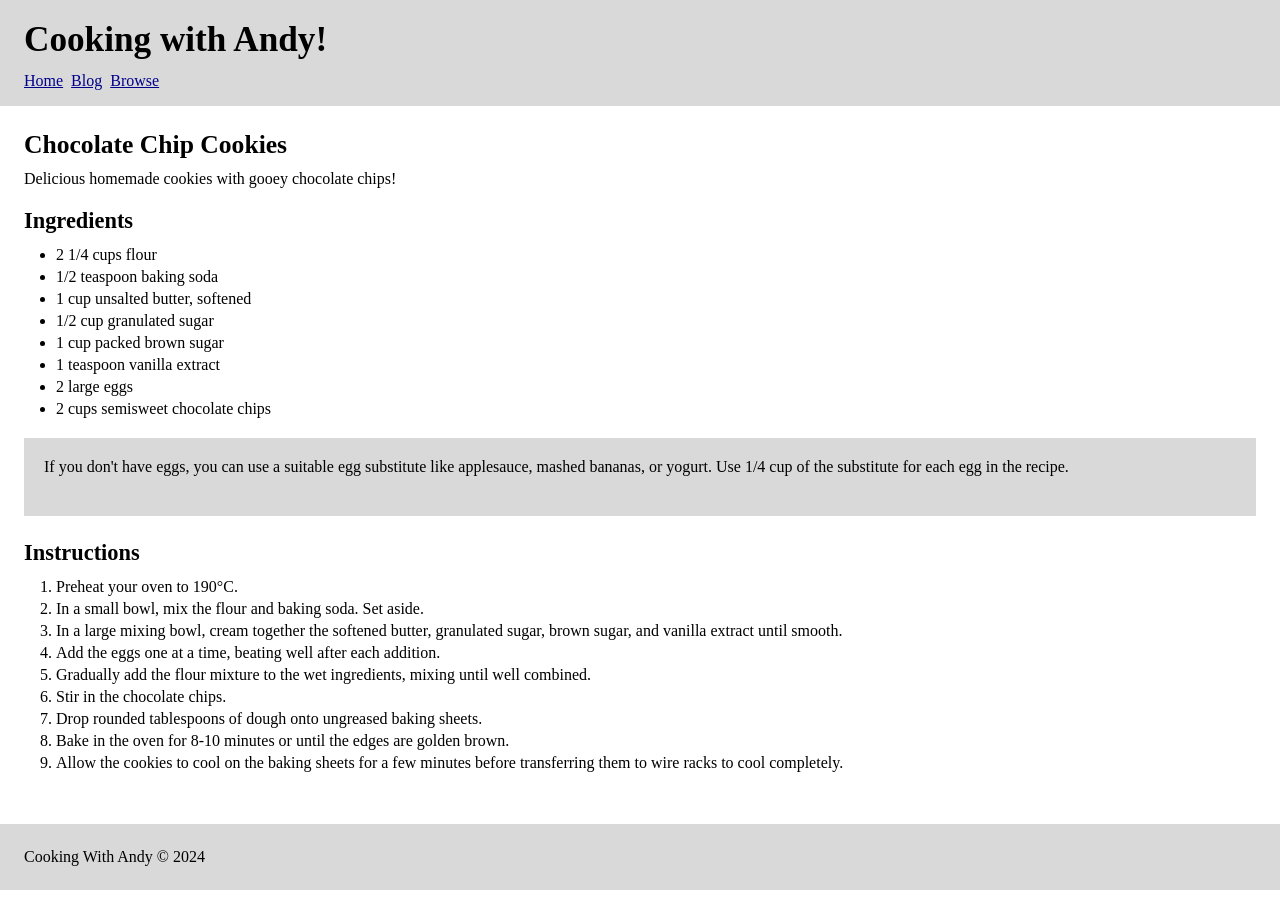
<file: exercise 1 semantic markup/index.html>
<!DOCTYPE html>
<html lang="en">
  <head>
    <meta charset="UTF-8" />
    <meta name="viewport" content="width=device-width, initial-scale=1.0" />
    <title>Cooking with Andy!</title>
    <link rel="stylesheet" href="style.css" />
  </head>
  <body>

    <header>
      <h1>Cooking with Andy!</h1>
      <nav>
        <a href="#">Home</a>
        <a href="#">Blog</a>
        <a href="#">Browse</a>
      </nav>
    </header>

    <main>
      <h2>Chocolate Chip Cookies</h2>
      <p>Delicious homemade cookies with gooey chocolate chips!</p>

      <h3>Ingredients</h3>
      <ul>
        <li>2 1/4 cups flour</li>
        <li>1/2 teaspoon baking soda</li>
        <li>1 cup unsalted butter, softened</li>
        <li>1/2 cup granulated sugar</li>
        <li>1 cup packed brown sugar</li>
        <li>1 teaspoon vanilla extract</li>
        <li>2 large eggs</li>
        <li>2 cups semisweet chocolate chips</li>
      </ul>

      <aside>
        <p>
          If you don't have eggs, you can use a suitable egg substitute like
          applesauce, mashed bananas, or yogurt. Use 1/4 cup of the substitute
          for each egg in the recipe.
        </p>
      </aside>

      <h3>Instructions</h3>
      <ol>
        <li>Preheat your oven to 190°C.</li>
        <li>In a small bowl, mix the flour and baking soda. Set aside.</li>
        <li>
          In a large mixing bowl, cream together the softened butter, granulated
          sugar, brown sugar, and vanilla extract until smooth.
        </li>
        <li>Add the eggs one at a time, beating well after each addition.</li>
        <li>
          Gradually add the flour mixture to the wet ingredients, mixing until
          well combined.
        </li>
        <li>Stir in the chocolate chips.</li>
        <li>Drop rounded tablespoons of dough onto ungreased baking sheets.</li>
        <li>
          Bake in the oven for 8-10 minutes or until the edges are golden brown.
        </li>
        <li>
          Allow the cookies to cool on the baking sheets for a few minutes
          before transferring them to wire racks to cool completely.
        </li>
      </ol>
    </main>

    <footer>
      <p>Cooking With Andy &copy; 2024</p>
    </footer>

  </body>
</html>
</file>
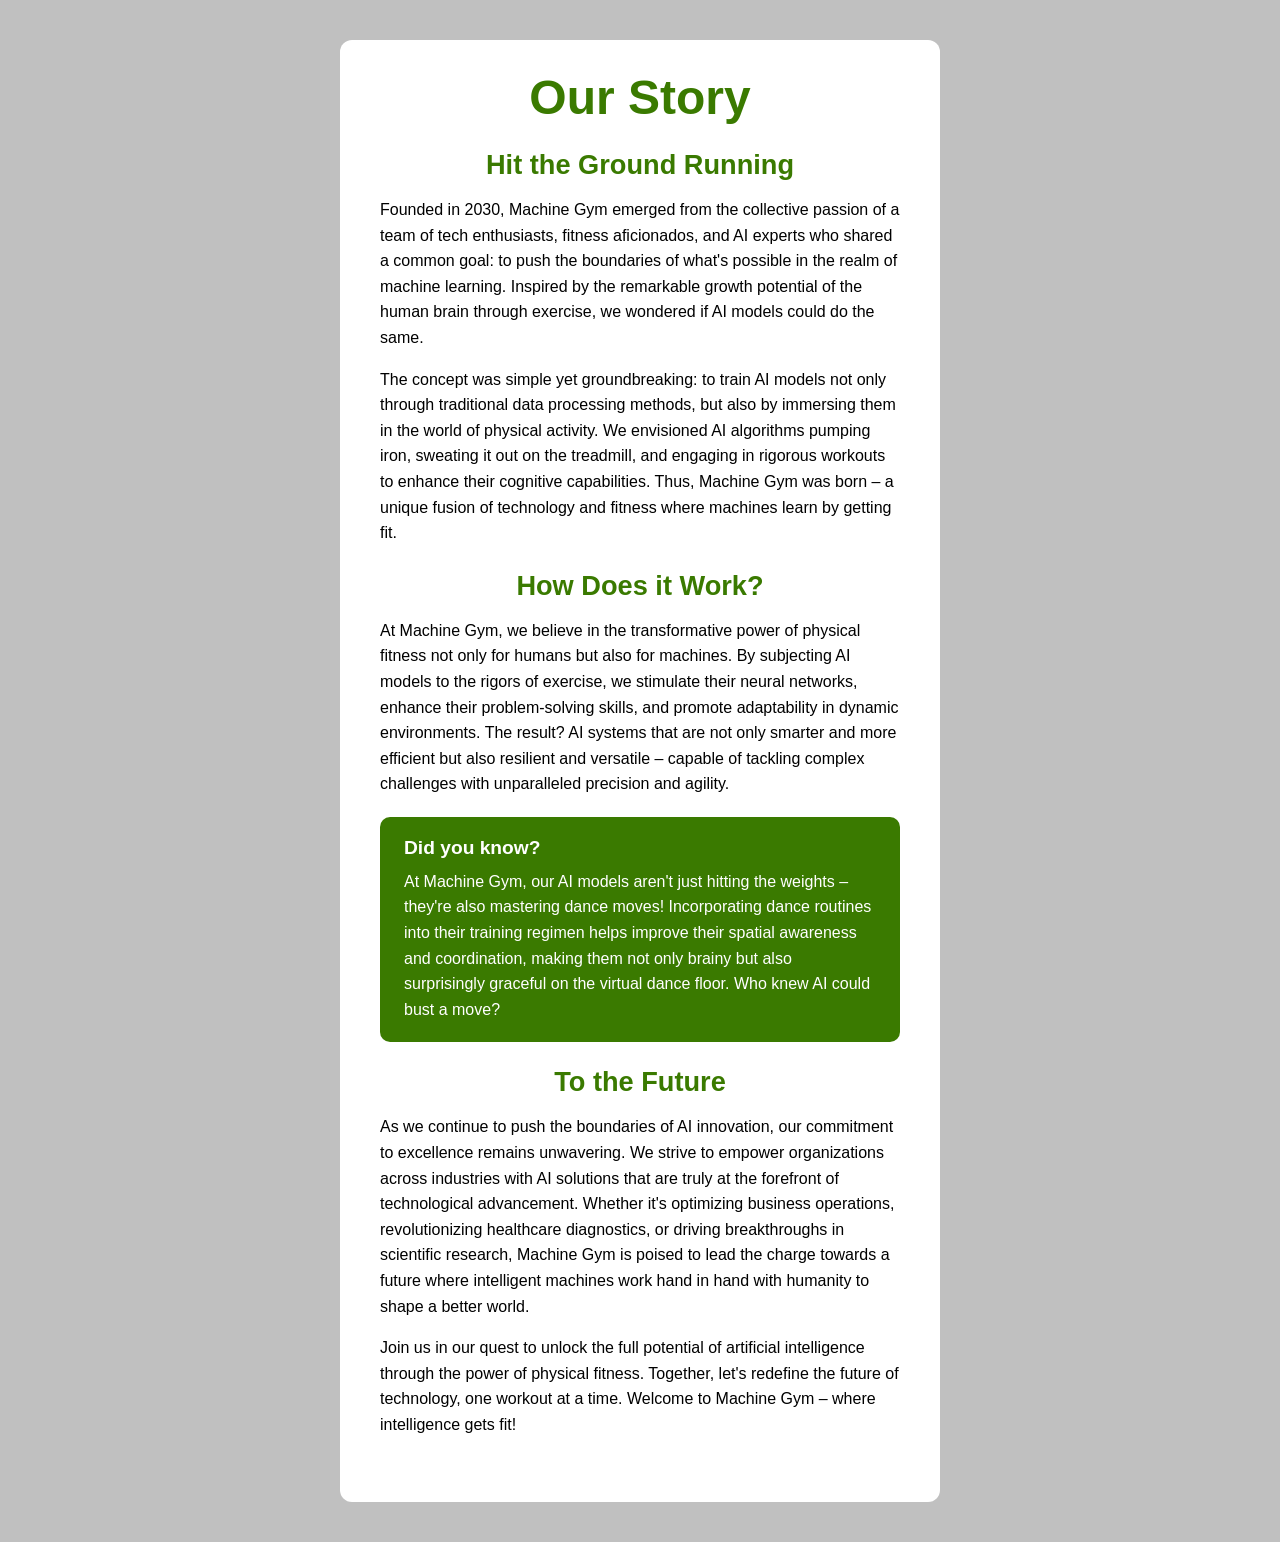
<file: exercise 2 css styling/index.html>
<!DOCTYPE html>
<html lang="en">
  <head>
    <meta charset="UTF-8" />
    <meta name="viewport" content="width=device-width, initial-scale=1.0" />
    <title>Our Story - Machine Gym</title>
    <link rel="stylesheet" href="style.css" />
  </head>
  <body>

    <div class="container">

      <!-- Main page heading -->
      <h1>Our Story</h1>

      <main>

        <!-- Section 1: Hit the Ground Running -->
        <section>
          <h2>Hit the Ground Running</h2>
          <p>
            Founded in 2030, Machine Gym emerged from the collective passion
            of a team of tech enthusiasts, fitness aficionados, and AI experts
            who shared a common goal: to push the boundaries of what's possible
            in the realm of machine learning. Inspired by the remarkable growth
            potential of the human brain through exercise, we wondered if AI
            models could do the same.
          </p>
          <p>
            The concept was simple yet groundbreaking: to train AI models not
            only through traditional data processing methods, but also by
            immersing them in the world of physical activity. We envisioned AI
            algorithms pumping iron, sweating it out on the treadmill, and
            engaging in rigorous workouts to enhance their cognitive
            capabilities. Thus, Machine Gym was born – a unique fusion of
            technology and fitness where machines learn by getting fit.
          </p>
        </section>

        <!-- Section 2: How Does it Work -->
        <section>
          <h2>How Does it Work?</h2>
          <p>
            At Machine Gym, we believe in the transformative power of physical
            fitness not only for humans but also for machines. By subjecting AI
            models to the rigors of exercise, we stimulate their neural
            networks, enhance their problem-solving skills, and promote
            adaptability in dynamic environments. The result? AI systems that
            are not only smarter and more efficient but also resilient and
            versatile – capable of tackling complex challenges with unparalleled
            precision and agility.
          </p>

          <!-- Did you know aside box -->
          <aside>
            <h3>Did you know?</h3>
            <p>
              At Machine Gym, our AI models aren't just hitting the weights –
              they're also mastering dance moves! Incorporating dance routines
              into their training regimen helps improve their spatial awareness
              and coordination, making them not only brainy but also
              surprisingly graceful on the virtual dance floor. Who knew AI
              could bust a move?
            </p>
          </aside>
        </section>

        <!-- Section 3: To the Future -->
        <section>
          <h2>To the Future</h2>
          <p>
            As we continue to push the boundaries of AI innovation, our
            commitment to excellence remains unwavering. We strive to empower
            organizations across industries with AI solutions that are truly at
            the forefront of technological advancement. Whether it's optimizing
            business operations, revolutionizing healthcare diagnostics, or
            driving breakthroughs in scientific research, Machine Gym is poised
            to lead the charge towards a future where intelligent machines work
            hand in hand with humanity to shape a better world.
          </p>
          <p>
            Join us in our quest to unlock the full potential of artificial
            intelligence through the power of physical fitness. Together, let's
            redefine the future of technology, one workout at a time. Welcome
            to Machine Gym – where intelligence gets fit!
          </p>
        </section>

      </main>
    </div>

  </body>
</html>
</file>
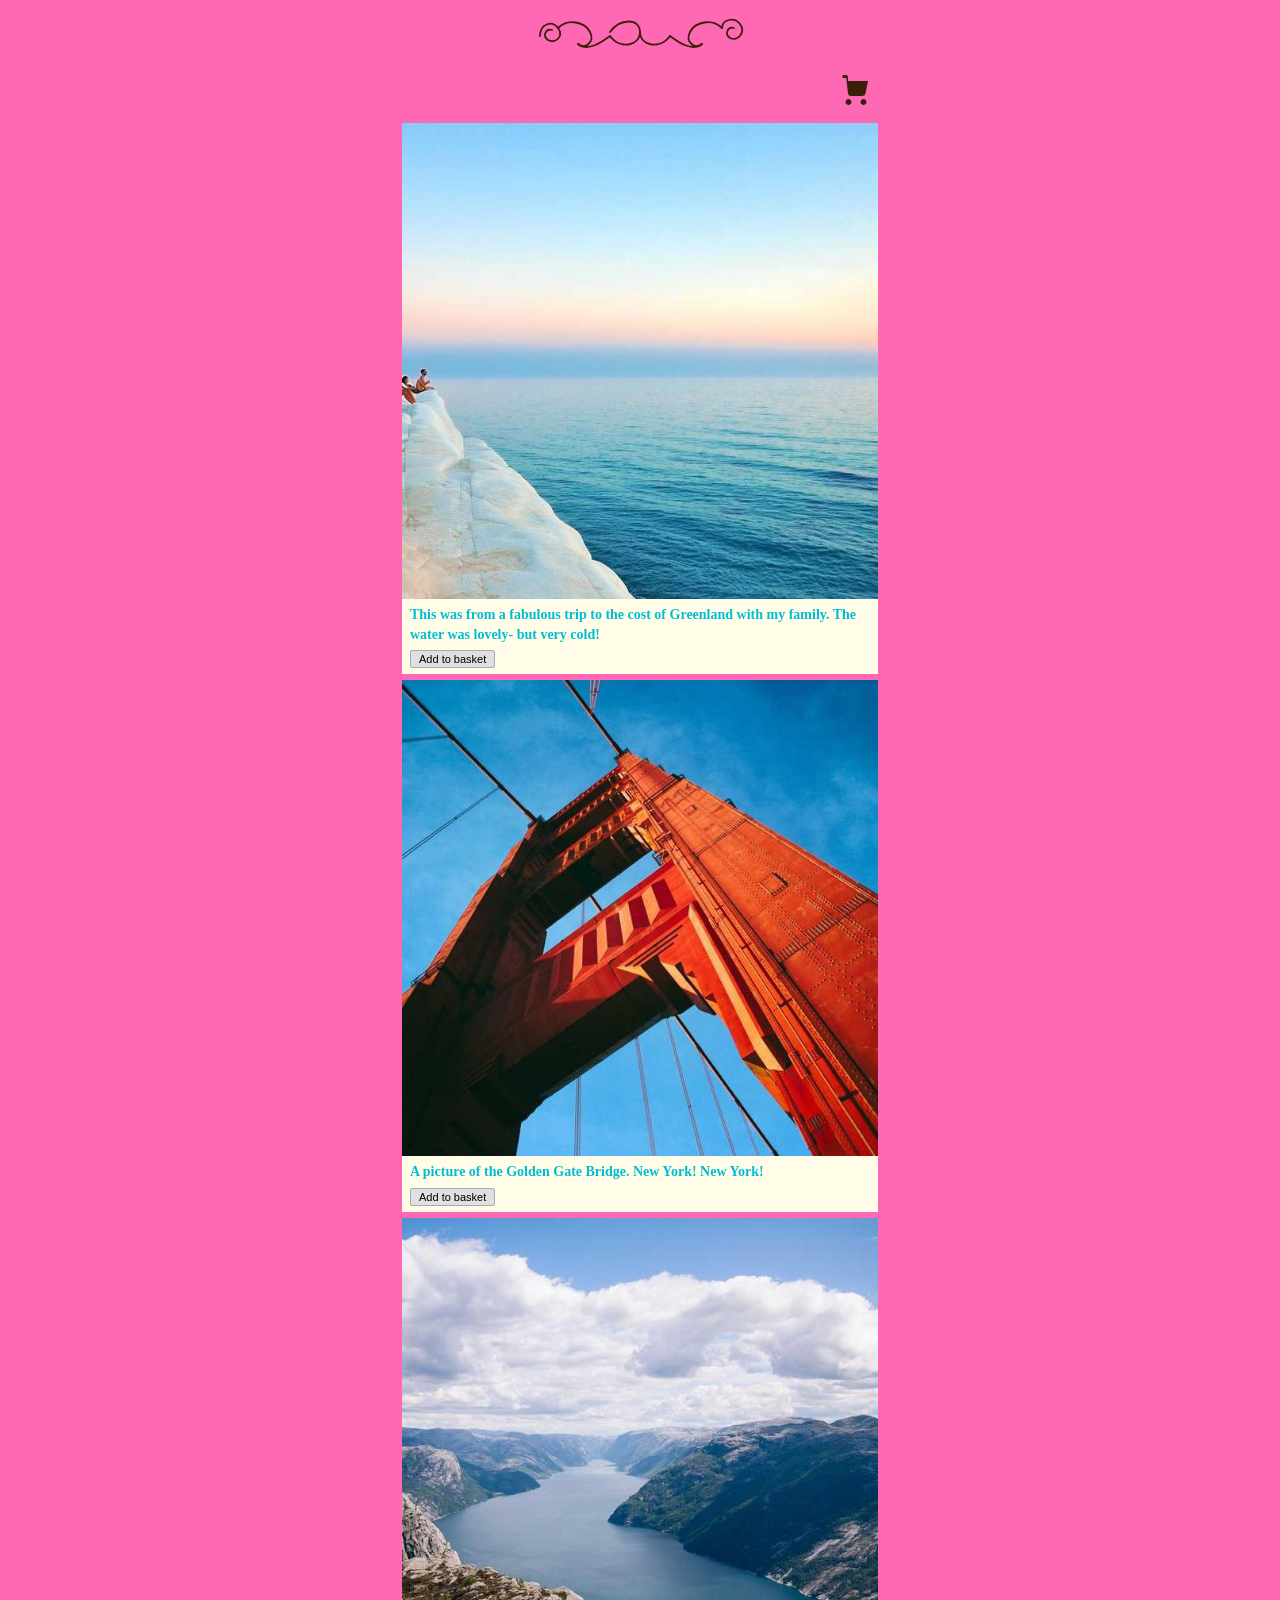
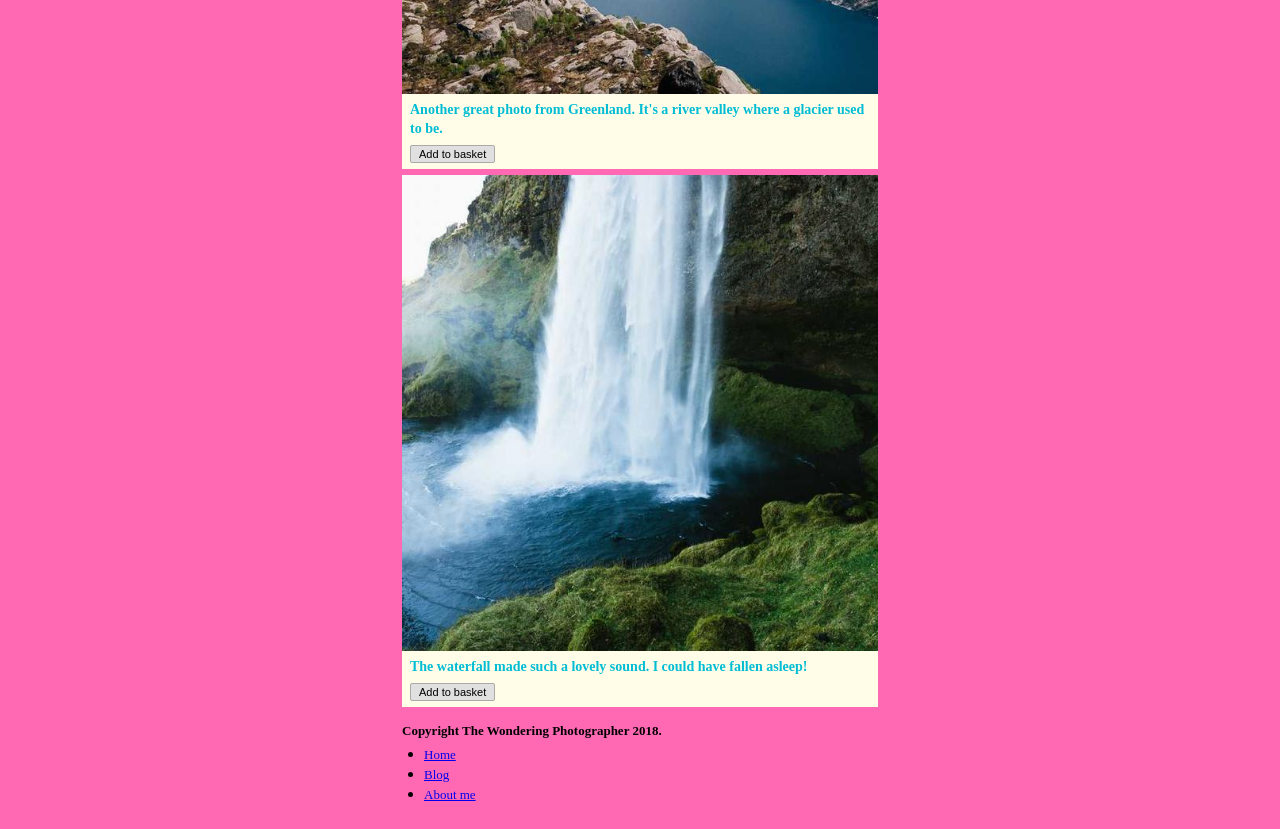
<file: exercise 4 web accessibility/index.html>
<!DOCTYPE html>
<html lang="en">
<head>
  <meta charset="UTF-8" />
  <meta name="viewport" content="width=device-width, initial-scale=1.0" />
  <title>The Wondering Photographer</title>
  <link rel="stylesheet" href="style.css" />
</head>
<body>

  <div class="page">

    <div class="divider-top" aria-hidden="true">
      <svg viewBox="0 0 220 44" fill="none" xmlns="http://www.w3.org/2000/svg">
        <g stroke="#3b1f0a" stroke-width="1.8" fill="none" stroke-linecap="round" stroke-linejoin="round">
          <path d="M10,22 C10,10 22,6 28,14 C34,22 26,30 18,26 C12,22 16,14 22,16"/>
          <path d="M28,14 C38,4 55,8 60,18 C65,28 55,36 48,30"/>
          <path d="M80,18 C90,4 110,4 110,18"/>
          <path d="M110,18 C110,32 90,36 80,22"/>
          <path d="M110,18 C110,32 130,36 140,22"/>
          <path d="M192,14 C182,4 165,8 160,18 C155,28 165,36 172,30"/>
          <path d="M192,14 C192,6 204,2 210,10 C216,18 208,28 200,24 C194,20 198,12 204,14"/>
          <path d="M48,30 C58,38 72,28 80,22"/>
          <path d="M140,22 C148,28 162,38 172,30"/>
        </g>
      </svg>
    </div>

    <div class="cart-row">
      <button class="cart-btn" type="button" aria-label="View shopping basket">
        <svg viewBox="0 0 24 24" xmlns="http://www.w3.org/2000/svg">
          <path d="M7 18c-1.1 0-2 .9-2 2s.9 2 2 2 2-.9 2-2-.9-2-2-2zm10 0c-1.1 0-2 .9-2
            2s.9 2 2 2 2-.9 2-2-.9-2-2-2zM5.83 6H20l-1.68 8.39a2 2 0 0 1-1.97
            1.61H8.65a2 2 0 0 1-1.98-1.72L5.5 4H3V2H5.5a1 1 0 0 1 .99.85L6.8 6z"/>
        </svg>
      </button>
    </div>

    <article class="photo-card">
      <img
        src="OceanPhoto.jpg"
        alt="View from a white glacier cliff edge over a calm blue-green ocean at dusk in Greenland"
        width="400"
        height="280"
      />
      <div class="caption">
        <p>This was from a fabulous trip to the cost of Greenland with my family. The water was lovely- but very cold!</p>
        <button class="btn-basket" type="button" aria-label="Add Greenland ocean photo to basket">Add to basket</button>
      </div>
    </article>

    <article class="photo-card">
      <img
        src="BridgePhoto.jpg"
        alt="Looking up at the red steel towers and cables of the Golden Gate Bridge against a clear blue sky"
        width="400"
        height="310"
      />
      <div class="caption">
        <p>A picture of the Golden Gate Bridge. New York! New York!</p>
        <button class="btn-basket" type="button" aria-label="Add Golden Gate Bridge photo to basket">Add to basket</button>
      </div>
    </article>

    <article class="photo-card">
      <img
        src="ValleyPhoto.jpg"
        alt="A wide blue fjord valley winding between rocky mountains under a partly cloudy sky in Greenland"
        width="400"
        height="280"
      />
      <div class="caption">
        <p>Another great photo from Greenland. It's a river valley where a glacier used to be.</p>
        <button class="btn-basket" type="button" aria-label="Add Greenland valley photo to basket">Add to basket</button>
      </div>
    </article>

    <article class="photo-card">
      <img
        src="WaterfallPhoto.jpg"
        alt="A tall cascading waterfall dropping down a lush green cliff face"
        width="400"
        height="310"
      />
      <div class="caption">
        <p>The waterfall made such a lovely sound. I could have fallen asleep!</p>
        <button class="btn-basket" type="button" aria-label="Add waterfall photo to basket">Add to basket</button>
      </div>
    </article>

    <footer>
      <p class="copyright">Copyright The Wondering Photographer 2018.</p>
      <nav aria-label="Site navigation">
        <ul>
          <li><a href="#">Home</a></li>
          <li><a href="#">Blog</a></li>
          <li><a href="#">About me</a></li>
        </ul>
      </nav>
    </footer>

  </div>

</body>
</html>
</file>
<file: exercise 1 semantic markup/style.css>
* {
  margin: 0;
  padding: 0;
  box-sizing: border-box;
}

body {
  font-family: Georgia, serif;
  font-size: 16px;
  color: #000;
}

/* Header */
header {
  background-color: #d9d9d9;
  padding: 20px 24px 16px;
}

header h1 {
  font-size: 2.2rem;
  font-weight: bold;
  margin-bottom: 12px;
}

nav a {
  color: #00008b;
  text-decoration: underline;
  margin-right: 4px;
  font-size: 1rem;
}

/* Main content */
main {
  padding: 24px;
}

main h2 {
  font-size: 1.6rem;
  font-weight: bold;
  margin-bottom: 10px;
}

main p {
  margin-bottom: 20px;
}

main h3 {
  font-size: 1.4rem;
  font-weight: bold;
  margin-bottom: 12px;
}

/* Ingredients list */
ul {
  list-style: disc;
  padding-left: 32px;
  margin-bottom: 20px;
}

ul li,
ol li {
  margin-bottom: 4px;
}

/* Tip box */
aside {
  background-color: #d9d9d9;
  padding: 20px;
  margin-bottom: 24px;
}

/* Instructions list */
ol {
  list-style: decimal;
  padding-left: 32px;
  margin-bottom: 20px;
}

/* Footer */
footer {
  background-color: #d9d9d9;
  padding: 24px;
  margin-top: 8px;
}
</file>
<file: exercise 2 css styling/style.css>
* {
  margin: 0;
  padding: 0;
  box-sizing: border-box;
}

body {
  background-color: #c0c0c0;
  font-family: Arial, sans-serif;
  font-size: 16px;
  color: #000;
}

.container {
  background-color: #fff;
  max-width: 600px;
  margin: 40px auto;
  padding: 30px 40px 40px;
  border-radius: 12px;
}

h1 {
  font-family: Arial Black, Arial, sans-serif;
  font-size: 3rem;
  font-weight: 900;
  color: #3a7a00;
  text-align: center;
  margin-bottom: 24px;
}

h2 {
  font-family: Arial Black, Arial, sans-serif;
  font-size: 1.7rem;
  font-weight: 900;
  color: #3a7a00;
  text-align: center;
  margin-bottom: 16px;
}

p {
  line-height: 1.6;
  margin-bottom: 16px;
}

section {
  margin-bottom: 24px;
}

aside {
  background-color: #3a7a00;
  border-radius: 10px;
  padding: 20px 24px;
  margin-top: 20px;
  margin-bottom: 24px;
}

aside h3 {
  font-family: Arial Black, Arial, sans-serif;
  font-size: 1.2rem;
  font-weight: 900;
  color: #fff;
  margin-bottom: 10px;
}

aside p {
  color: #fff;
  line-height: 1.6;
  margin-bottom: 0;
}
</file>
<file: exercise 4 web accessibility/style.css>
*, *::before, *::after {
  box-sizing: border-box;
  margin: 0;
  padding: 0;
}

body {
  background-color: #FF69B4; /* hot pink */
  font-family: Georgia, 'Times New Roman', serif;
  color: #000;
  min-height: 100vh;
}

.page {
  max-width: 500px;
  margin: 0 auto;
  padding: 0 12px 24px;
}

.divider-top {
  display: flex;
  justify-content: center;
  padding: 14px 0 6px;
}

.divider-top svg {
  width: 220px;
  height: 44px;
}

.cart-row {
  display: flex;
  justify-content: flex-end;
  padding: 4px 0 8px;
}

.cart-btn {
  background: none;
  border: none;
  cursor: pointer;
  padding: 4px;
}

.cart-btn svg {
  width: 36px;
  height: 36px;
  fill: #3b1f0a; 
}

.cart-btn:hover svg {
  fill: #000;
}

.photo-card {
  margin-bottom: 6px;
}

.photo-card img {
  width: 100%;
  height: auto;
  display: block;
}

.caption {
  background-color: #fffde7;
  padding: 6px 8px 6px;
}

.caption p {
  font-size: 14px;
  font-weight: bold;
  color: #00bcd4;
  line-height: 1.4;
  margin-bottom: 5px;
}

.btn-basket {
  display: inline-block;
  background-color: #e0e0e0;
  border: 1px solid #aaa;
  color: #000;
  font-size: 11px;
  font-family: Arial, Helvetica, sans-serif;
  padding: 2px 8px;
  border-radius: 2px;
  cursor: pointer;
}

.btn-basket:hover {
  background-color: #cfcfcf;
}

footer {
  padding-top: 10px;
}

.copyright {
  font-size: 13px;
  font-weight: bold;
  color: #000;
  margin-bottom: 6px;
}

footer nav ul {
  list-style: disc;
  padding-left: 22px;
}

footer nav ul li {
  margin-bottom: 2px;
}

footer nav ul li a {
  color: #0000ee;
  font-size: 13px;
  text-decoration: underline;
}

footer nav ul li a:visited {
  color: #551a8b;
}

footer nav ul li a:hover {
  color: #0033cc;
}
</file>
